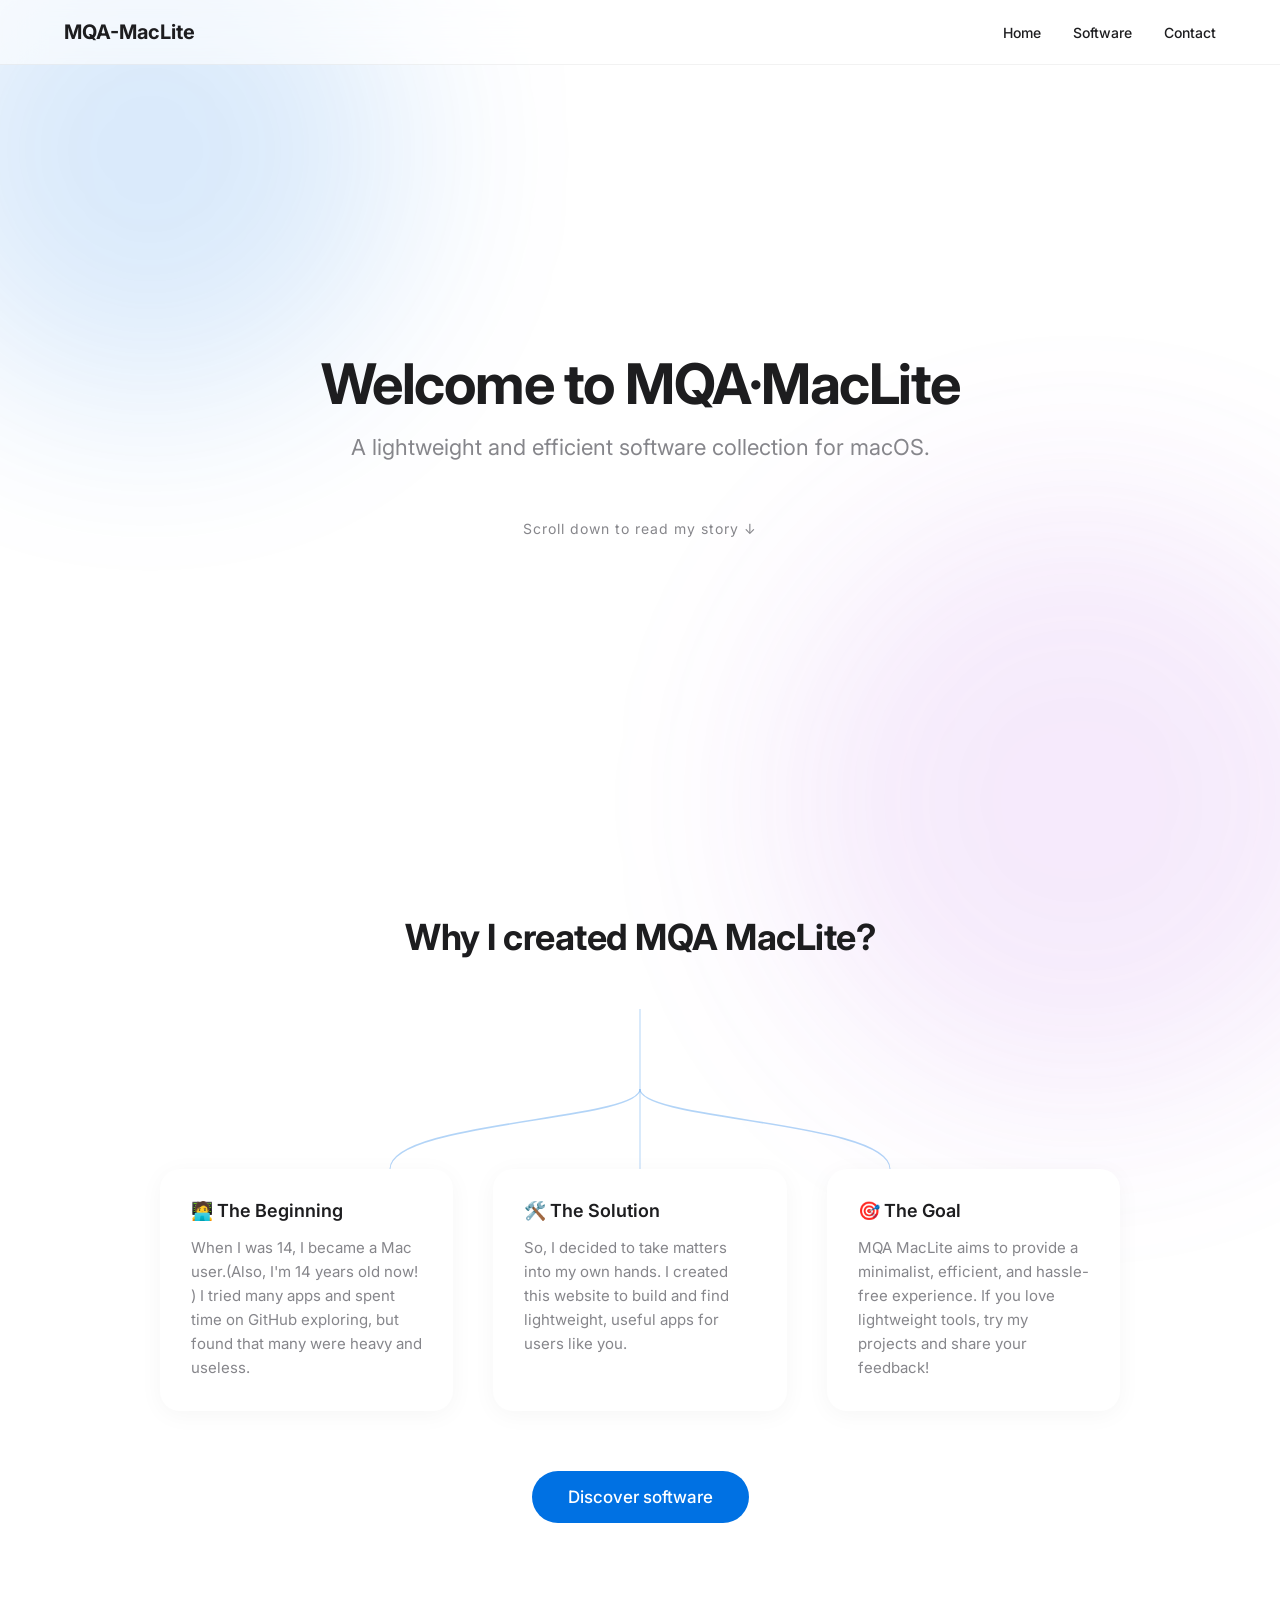
<file: index.html>
<!DOCTYPE html>
<html lang="en">
<head>
    <meta charset="UTF-8">
    <meta name="viewport" content="width=device-width, initial-scale=1.0">
    <title>MQA MacLite · Lightweight Mac Software</title>
    
    <!-- 引入 Inter 字体 -->
    <link rel="preconnect" href="https://fonts.googleapis.com">
    <link rel="preconnect" href="https://fonts.gstatic.com" crossorigin>
    <link href="https://fonts.googleapis.com/css2?family=Inter:wght@400;500;600;700&display=swap" rel="stylesheet">
    
    <!-- 引入 CSS -->
    <link rel="stylesheet" href="style.css">
</head>
<body>
    
    <!-- 动态背景光晕 -->
    <div class="bg-glow bg-glow-1"></div>
    <div class="bg-glow bg-glow-2"></div>

    <!-- 左右滑入的三角形 -->
    <div class="bg-triangle-left"></div>
    <div class="bg-triangle-right"></div>

    <!-- 鼠标跟随光晕 -->
    <div class="mouse-glow"></div>

    <!-- 顶部导航栏 -->
    <header class="navbar">
        <div class="logo">MQA-MacLite</div>
        <nav class="menu">
            <a href="index.html">Home</a>
            <a href="software.html">Software</a>
            <a href="contact.html">Contact</a>
        </nav>
    </header>

    <!-- 第一屏：欢迎区 -->
    <div class="hero-fullscreen">
        <h1 class="title">Welcome to MQA·MacLite</h1>
        <p class="subtitle">A lightweight and efficient software collection for macOS.</p>
        <div class="scroll-hint">Scroll down to read my story ↓</div>
    </div>

    <!-- 第二屏：故事区 -->
    <div class="about-section" id="software">
        <h2 class="about-title">Why I created MQA MacLite?</h2>
        
        <!-- SVG 画布 -->
        <div class="tree-container">
                        <svg class="tree-svg" viewBox="0 0 1000 100" preserveAspectRatio="none">
                <!-- 1. 顶端主干直线 -->
                <path class="tree-line" d="M 500 0 L 500 30" />

                <!-- 2. 中间直通分支 -->
                <path class="tree-line" d="M 500 30 L 500 100" />

                <!-- 3. 左侧树枝：起点下移到 50，等主干长到一半时，它从这里分叉 -->
                <path class="tree-line" d="M 500 50 C 500 70, 250 70, 250 100" />

                <!-- 4. 右侧树枝：起点同样下移到 50 -->
                <path class="tree-line" d="M 500 50 C 500 70, 750 70, 750 100" />
            </svg>
        </div>

        <!-- 三张卡片 -->
        <div class="timeline-container">
            <div class="card-wrapper">
                <div class="story-card">
                    <h3>🧑‍💻 The Beginning</h3>
                    <p>When I was 14, I became a Mac user.(Also, I'm 14 years old now! ) I tried many apps and spent time on GitHub exploring, but found that many were heavy and useless.</p>
                </div>
            </div>
            <div class="card-wrapper">
                <div class="story-card">
                    <h3>🛠️ The Solution</h3>
                    <p>So, I decided to take matters into my own hands. I created this website to build and find lightweight, useful apps for users like you.</p>
                </div>
            </div>
            <div class="card-wrapper">
                <div class="story-card">
                    <h3>🎯 The Goal</h3>
                    <p>MQA MacLite aims to provide a minimalist, efficient, and hassle-free experience. If you love lightweight tools, try my projects and share your feedback!</p>
                </div>
            </div>
        </div>

        <!-- 底部跳转按钮 -->
        <div class="btn-container">
            <a href="software.html" class="btn-primary">Discover software</a>
        </div>
    </div>

    <!-- 引入 JS -->
    <script src="script.js"></script>
</body>
</html>
</file>
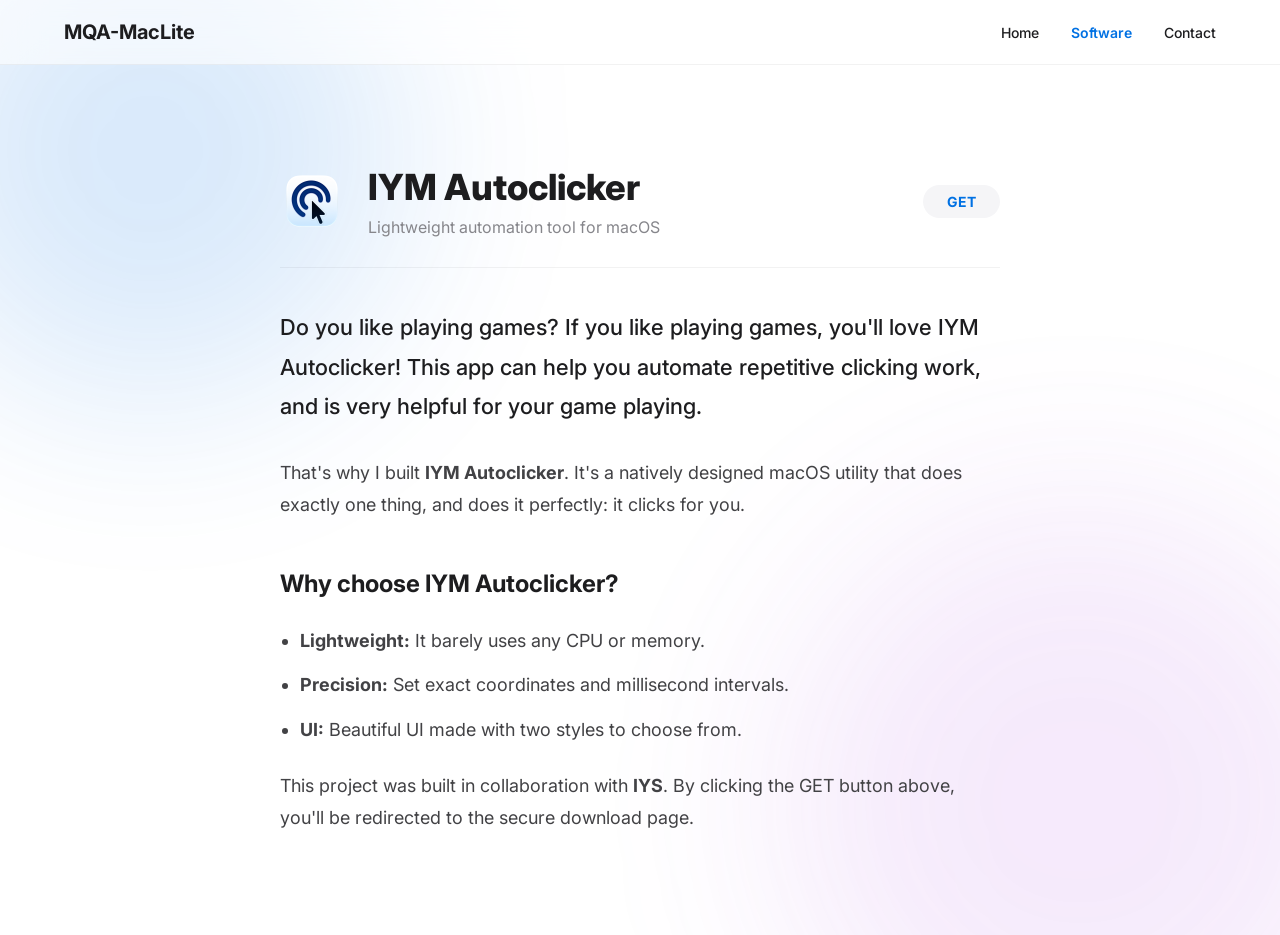
<file: autoclicker.html>
<!DOCTYPE html>
<html lang="en">
<head>
    <meta charset="UTF-8">
    <meta name="viewport" content="width=device-width, initial-scale=1.0">
    <title>IYM Autoclicker · MQA MacLite</title>
    
    <!-- 引入 Inter 字体 -->
    <link rel="preconnect" href="https://fonts.googleapis.com">
    <link rel="preconnect" href="https://fonts.gstatic.com" crossorigin>
    <link href="https://fonts.googleapis.com/css2?family=Inter:wght@400;500;600;700;800&display=swap" rel="stylesheet">
    
    <!-- 引入 CSS -->
    <link rel="stylesheet" href="style.css">
</head>
<body>
    
    <!-- 动态背景 -->
    <div class="bg-glow bg-glow-1"></div>
    <div class="bg-glow bg-glow-2"></div>
    <div class="mouse-glow"></div>

    <!-- 顶部导航栏 -->
    <header class="navbar">
        <div class="logo">MQA-MacLite</div>
        <nav class="menu">
            <a href="index.html">Home</a>
            <a href="software.html" style="color: #0071e3; font-weight: 600;">Software</a>
            <a href="contact.html">Contact</a>
        </nav>
    </header>

    <!-- 详情文章区 -->
    <main class="article-container">
        
        <!-- 文章头部：图标 + 标题 + GET 按钮 -->
        <div class="app-header">
            <div class="app-icon-wrapper" style="width: 100px; height: 100px; border-radius: 22px;">
                <img src="IYM-AutoClicker.png" alt="IYM Icon">
            </div>
            
            <div class="app-header-text">
                <h1>IYM Autoclicker</h1>
                <p class="app-subtitle">Lightweight automation tool for macOS</p>
            </div>
            
            <!-- 苹果风的 GET 按钮 -->
            <a href="IYM-AutoClicker.zip" class="app-btn get-btn-large" download>GET</a>
        </div>

        <!-- 文章正文区 -->
        <div class="article-content">
            <p class="lead">Do you like playing games? If you like playing games, you'll love IYM Autoclicker! This app can help you automate repetitive clicking work, and is very helpful for your game playing.</p>
            
            <p>That's why I built <strong>IYM Autoclicker</strong>. It's a natively designed macOS utility that does exactly one thing, and does it perfectly: it clicks for you.</p>

            <h2>Why choose IYM Autoclicker?</h2>
            <ul>
                <li><strong>Lightweight:</strong> It barely uses any CPU or memory.</li>
                <li><strong>Precision:</strong> Set exact coordinates and millisecond intervals.</li>
                <li><strong>UI:</strong> Beautiful UI made with two styles to choose from.</li>
            </ul>

            <p>This project was built in collaboration with <strong>IYS</strong>. By clicking the GET button above, you'll be redirected to the secure download page.</p>
        </div>

    </main>

    <!-- 引入 JS (为了触发背景动画) -->
    <script src="script.js"></script>
</body>
</html>
</file>
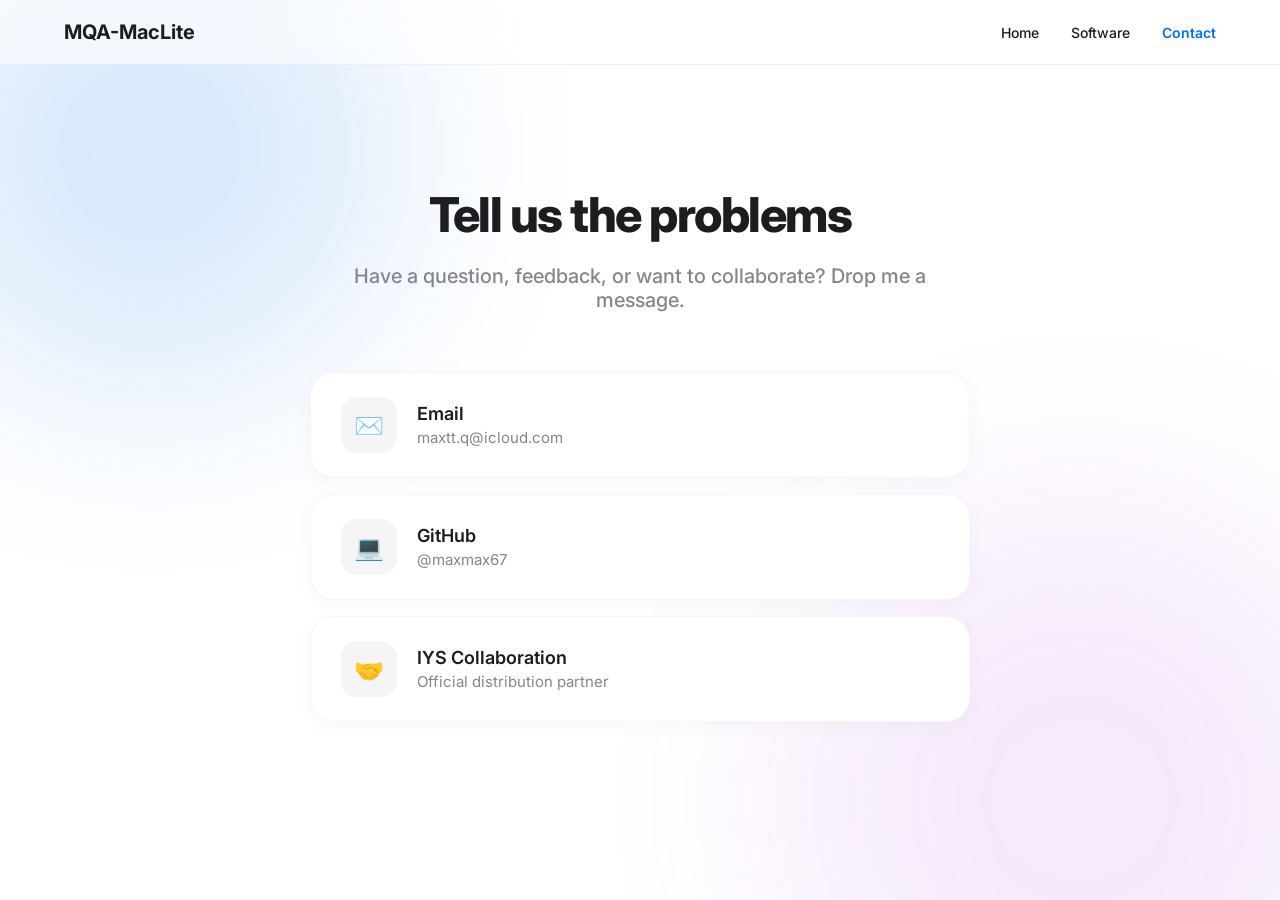
<file: contact.html>
<!DOCTYPE html>
<html lang="en">
<head>
    <meta charset="UTF-8">
    <meta name="viewport" content="width=device-width, initial-scale=1.0">
    <title>Contact · MQA MacLite</title>
    
    <!-- 引入 Inter 字体 -->
    <link rel="preconnect" href="https://fonts.googleapis.com">
    <link rel="preconnect" href="https://fonts.gstatic.com" crossorigin>
    <link href="https://fonts.googleapis.com/css2?family=Inter:wght@400;500;600;700;800&display=swap" rel="stylesheet">
    
    <!-- 引入 CSS -->
    <link rel="stylesheet" href="style.css">
</head>
<body>
    
    <!-- 动态背景光晕 -->
    <div class="bg-glow bg-glow-1"></div>
    <div class="bg-glow bg-glow-2"></div>
    <div class="bg-triangle-left"></div>
    <div class="bg-triangle-right"></div>
    <div class="mouse-glow"></div>

    <!-- 顶部导航栏 -->
    <header class="navbar">
        <div class="logo">MQA-MacLite</div>
        <nav class="menu">
            <a href="index.html">Home</a>
            <a href="software.html">Software</a>
            <a href="contact.html" style="color: #0071e3; font-weight: 600;">Contact</a>
        </nav>
    </header>

    <!-- 联系方式主体区 -->
    <main class="contact-container">
        <h1 class="contact-title">Tell us the problems</h1>
        <p class="contact-subtitle">Have a question, feedback, or want to collaborate? Drop me a message.</p>

        <div class="contact-links">
            <!-- 邮箱卡片 -->
            <a href="mailto:maxtt.q@icloud.com" class="contact-card">
                <div class="contact-icon">✉️</div>
                <div class="contact-info">
                    <h3>Email</h3>
                    <p>maxtt.q@icloud.com</p>
                </div>
            </a>

            <!-- GitHub 卡片 -->
            <a href="https://github.com/maxmax67" target="_blank" class="contact-card">
                <div class="contact-icon">💻</div>
                <div class="contact-info">
                    <h3>GitHub</h3>
                    <p>@maxmax67</p>
                </div>
            </a>

            <!-- IYS 合作方卡片（可选） -->
            <a href="#" class="contact-card">
                <div class="contact-icon">🤝</div>
                <div class="contact-info">
                    <h3>IYS Collaboration</h3>
                    <p>Official distribution partner</p>
                </div>
            </a>
        </div>
    </main>

    <!-- 引入 JS (用于触发背景特效) -->
    <script src="script.js"></script>
</body>
</html>
</file>
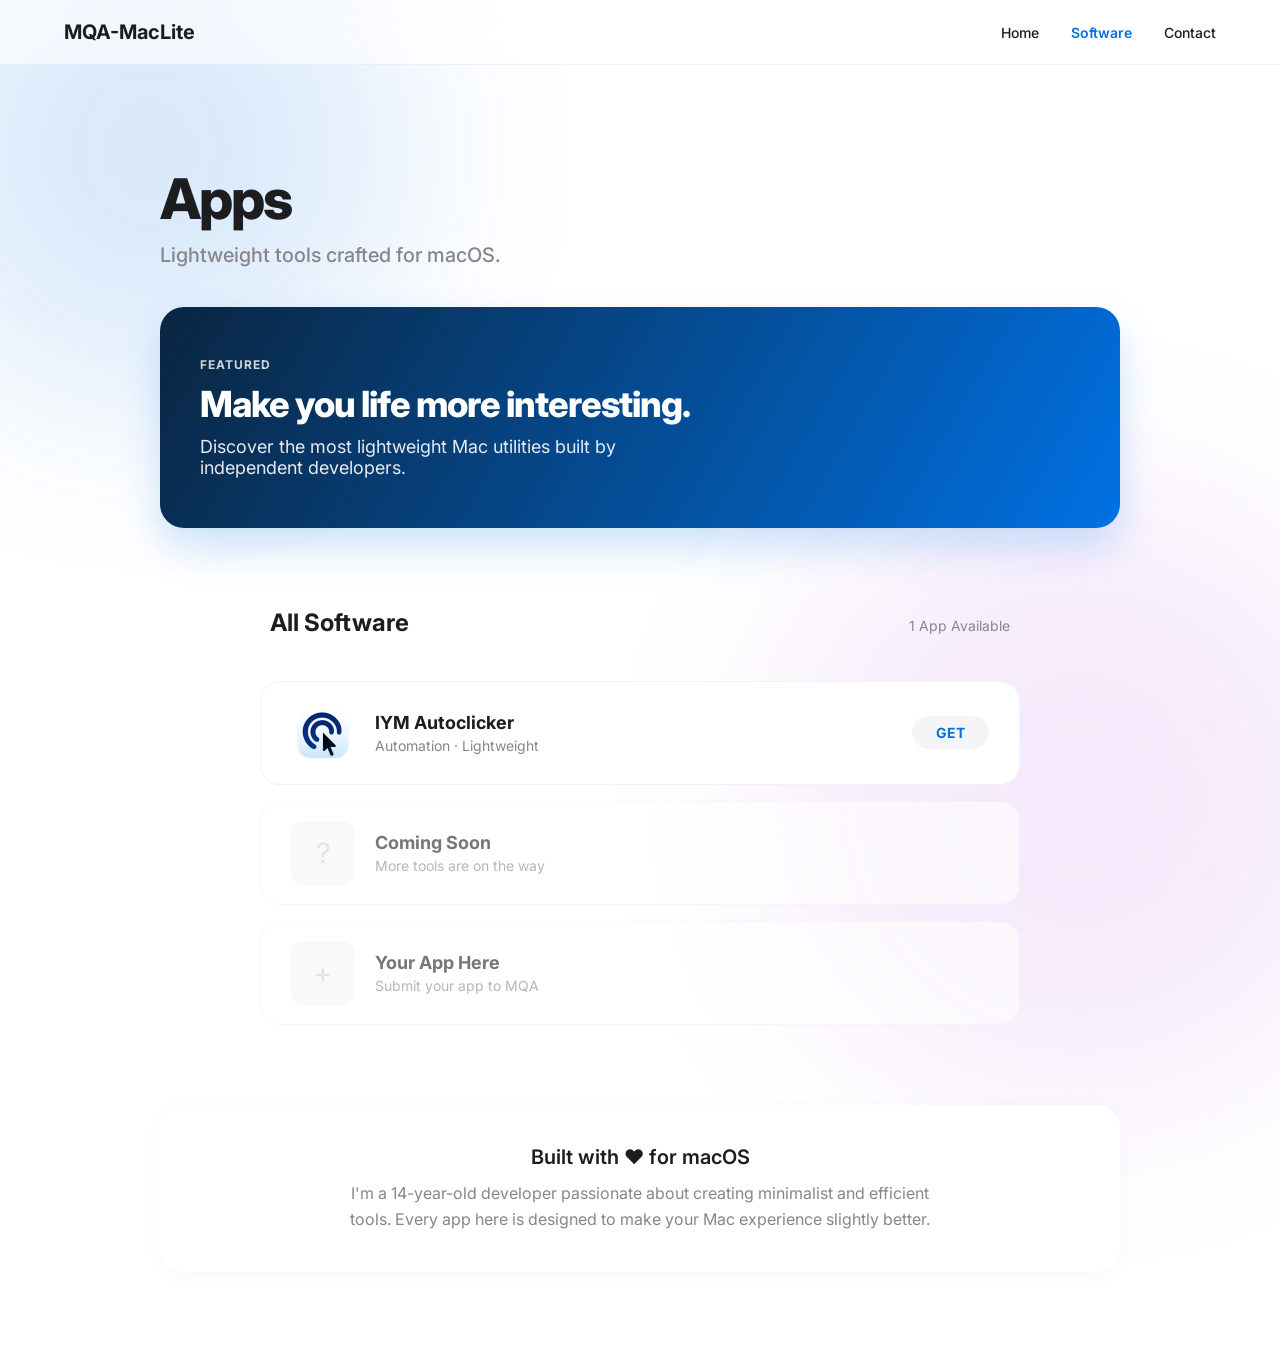
<file: software.html>
<!DOCTYPE html>
<html lang="en">
<head>
    <meta charset="UTF-8">
    <meta name="viewport" content="width=device-width, initial-scale=1.0">
    <title>Apps · MQA MacLite</title>
    
    <!-- 网页图标 -->
    <link rel="icon" type="image/png" href="IYM-AutoClicker.png">

    <!-- 引入 Inter 字体 -->
    <link rel="preconnect" href="https://fonts.googleapis.com">
    <link rel="preconnect" href="https://fonts.gstatic.com" crossorigin>
    <link href="https://fonts.googleapis.com/css2?family=Inter:wght@400;500;600;700;800&display=swap" rel="stylesheet">
    
    <!-- 引入 CSS -->
    <link rel="stylesheet" href="style.css">
</head>
<body>
    
    <!-- 动态背景光晕 -->
    <div class="bg-glow bg-glow-1"></div>
    <div class="bg-glow bg-glow-2"></div>

    <!-- 左右滑入的三角形 -->
    <div class="bg-triangle-left"></div>
    <div class="bg-triangle-right"></div>

    <!-- 鼠标跟随光晕 -->
    <div class="mouse-glow"></div>

    <!-- 顶部导航栏 -->
    <header class="navbar">
        <div class="logo">MQA-MacLite</div>
        <nav class="menu">
            <a href="index.html">Home</a>
            <a href="software.html" style="color: #0071e3; font-weight: 600;">Software</a>
            <a href="contact.html">Contact</a>
        </nav>
    </header>

    <!-- App Store 风格的主体 -->
    <main class="app-store-container">
        
        <!-- 顶部大标题 -->
        <div class="store-header">
            <h1 class="store-title">Apps</h1>
            <p class="store-subtitle">Lightweight tools crafted for macOS.</p>
        </div>

        <!-- 精选横幅 (Banner) -->
        <div class="featured-banner">
            <div class="banner-content">
                <span class="banner-tag">FEATURED</span>
                <h2>Make you life more interesting.</h2>
                <p>Discover the most lightweight Mac utilities built by independent developers.</p>
            </div>
        </div>

        <!-- 软件列表区 -->
        <div class="section-header-row">
            <h2 class="section-title">All Software</h2>
            <span class="app-count">1 App Available</span>
        </div>

        <div class="app-grid">
            
            <!-- 第一张卡片（真实应用） -->
            <div class="app-card">
                <!-- 左侧链接区（包含图标和文字） -->
                <a href="autoclicker.html" class="app-card-link">
                    <div class="app-icon-wrapper">
                        <img src="IYM-AutoClicker.png" alt="IYM Icon">
                    </div>
                    <div class="app-info">
                        <h3>IYM Autoclicker</h3>
                        <p>Automation · Lightweight</p>
                    </div>
                </a>
                <!-- 右侧 GET 按钮 -->
                <a href="IYM-AutoClicker.zip" class="app-btn" download>GET</a>
            </div>

            <!-- 第二张占位卡片 -->
            <div class="app-card placeholder-card">
                <div class="app-card-link">
                    <div class="app-icon-wrapper" style="background: #f5f5f7; display: flex; align-items: center; justify-content: center; font-size: 28px; color: #d1d1d6;">
                        <span>?</span>
                    </div>
                    <div class="app-info">
                        <h3>Coming Soon</h3>
                        <p>More tools are on the way</p>
                    </div>
                </div>
            </div>

            <!-- 第三张占位卡片 -->
            <div class="app-card placeholder-card">
                <div class="app-card-link">
                    <div class="app-icon-wrapper" style="background: #f5f5f7; display: flex; align-items: center; justify-content: center; font-size: 28px; color: #d1d1d6;">
                        <span>+</span>
                    </div>
                    <div class="app-info">
                        <h3>Your App Here</h3>
                        <p>Submit your app to MQA</p>
                    </div>
                </div>
            </div>

        </div>

        <!-- 底部开发者寄语 -->
        <div class="developer-note">
            <h3>Built with ❤️ for macOS</h3>
            <p>I'm a 14-year-old developer passionate about creating minimalist and efficient tools. Every app here is designed to make your Mac experience slightly better.</p>
        </div>

    </main>

    <!-- 引入 JS (用于触发背景特效) -->
    <script src="script.js"></script>
</body>
</html>
</file>
<file: style.css>
/* ===== 1. 基础全局设置 ===== */
* {
    box-sizing: border-box;
}

body {
    font-family: 'Inter', -apple-system, BlinkMacSystemFont, "PingFang SC", sans-serif;
    margin: 0;
    padding: 0;
    background-color: #f5f5f7;
    color: #1d1d1f;
    scroll-behavior: smooth;
}

/* ===== 顶部导航栏（毛玻璃版） ===== */
.navbar {
    display: flex;
    justify-content: space-between;
    align-items: center;
    padding: 20px 5%;
    
    /* 1. 半透明背景：用 rgba，0.6 代表 60% 的不透明度 */
    background-color: rgba(255, 255, 255, 0.6) !important; 
    
    /* 2. 毛玻璃核心：把导航栏背后的画面模糊掉 */
    backdrop-filter: blur(20px) !important;
    -webkit-backdrop-filter: blur(20px) !important; /* 兼容 Safari */
    
    /* 3. 底部极细的微光边框，增加立体感 */
    border-bottom: 1px solid rgba(0, 0, 0, 0.05) !important;
    
    /* 4. 吸附在顶部 */
    position: sticky;
    top: 0;
    z-index: 100;
}

.logo {
    font-size: 20px;
    font-weight: 700;
}

.menu {
    display: flex;
    gap: 32px;
}

.menu a {
    text-decoration: none;
    color: #1d1d1f;
    font-size: 14px;
    font-weight: 500;
    transition: color 0.2s ease;
}

.menu a:hover {
    color: #0071e3;
}

/* ===== 3. 第一屏：全屏欢迎区 ===== */
.hero-fullscreen {
    height: 80vh;
    display: flex;
    flex-direction: column;
    justify-content: center;
    align-items: center;
    text-align: center;
    padding: 0 20px;
}

.title {
    font-size: 56px;
    font-weight: 700;
    margin-bottom: 16px;
    letter-spacing: -1.5px;
}

.subtitle {
    font-size: 22px;
    color: #86868b;
    margin: 0;
}

.scroll-hint {
    margin-top: 60px;
    font-size: 14px;
    color: #86868b;
    letter-spacing: 1px;
    animation: bounce 2s infinite;
}

@keyframes bounce {
    0%, 20%, 50%, 80%, 100% { transform: translateY(0); }
    40% { transform: translateY(-10px); }
    60% { transform: translateY(-5px); }
}

/* ===== 4. 第二屏：故事区 ===== */
.about-section {
    background-color: #ffffff;
    padding: 100px 20px;
    text-align: center;
}

.about-title {
    font-size: 36px;
    font-weight: 700;
    margin-bottom: 50px;
    letter-spacing: -0.5px;
}

/* 画布容器拉高，容纳上下两截线 */
.tree-container {
    width: 100%;
    max-width: 1000px;
    margin: 0 auto;
    height: 240px; 
    position: relative;
}

.tree-svg {
    width: 100%;
    height: 100%;
    display: block;
}

.tree-container {
    width: 100%;
    max-width: 1000px;
    margin: 0 auto;
    height: 160px; /* 改成 160px */
    position: relative;
}


.tree-svg {
    width: 100%;
    height: 100%;
    display: block;
}

.tree-line {
    fill: none;
    /* 加上这句过渡，让线的生长稍微滞后一点点，更有质感 */
    transition: stroke-dashoffset 0.3s ease-out, stroke 0.5s; 
    /* ... 其他代码保留 ... */
}

/* 浅色的辅助线 */
.tree-line.faint {
    stroke: rgba(0, 113, 227, 0.1); 
    stroke-width: 1px;
}

/* 当 JS 触发时的状态：变亮并发光 */
.tree-line.active {
    stroke: #0071e3; /* 高亮苹果蓝 */
    stroke-dashoffset: 0;
    filter: drop-shadow(0 0 6px rgba(0, 113, 227, 0.6)); /* 蓝色霓虹发光 */
}

.tree-line.faint.active {
    stroke: rgba(0, 113, 227, 0.5); /* 辅助线稍微暗一点 */
    filter: none; /* 辅助线不发光，拉开层次 */
}

/* 中间那个带毛玻璃质感的节点 */
.center-node {
    position: absolute;
    top: 50%;
    left: 50%;
    transform: translate(-50%, -50%);
    background: rgba(255, 255, 255, 0.8); /* 半透明白底 */
    backdrop-filter: blur(10px); /* 毛玻璃 */
    border: 1px solid rgba(0, 113, 227, 0.3);
    box-shadow: 0 8px 30px rgba(0, 113, 227, 0.15), 0 0 20px rgba(0, 113, 227, 0.1); /* 外发光和弥散阴影 */
    padding: 10px 24px;
    border-radius: 99px;
    color: #0071e3; 
    font-weight: 600;
    display: flex;
    align-items: center;
    gap: 8px;
    font-size: 16px;
    z-index: 10;
    letter-spacing: 0.5px;
}

/* ===== 6. 卡片区 ===== */
.timeline-container {
    display: flex;
    justify-content: space-between;
    max-width: 1000px;
    margin: 0 auto;
}

.story-card {
    flex: 1;
    margin: 0 10px;
    background-color: #f5f5f7;
    padding: 30px;
    border-radius: 20px;
    text-align: left;
    transition: all 0.4s ease;
    border: 1px solid transparent;
}

.story-card:hover {
    transform: translateY(-8px);
    background-color: #ffffff;
    box-shadow: 0 20px 40px rgba(0, 0, 0, 0.08);
    border-color: rgba(0, 113, 227, 0.1);
}

.story-card h3 {
    font-size: 18px;
    font-weight: 600;
    margin-top: 0;
    margin-bottom: 12px;
    color: #1d1d1f;
}

.story-card p {
    font-size: 15px;
    color: #86868b;
    line-height: 1.6;
    margin-bottom: 0;
}

/* ===== 7. 底部按钮 ===== */
.btn-container {
    text-align: center;
    margin-top: 60px;
}

.btn-primary {
    display: inline-block;
    background-color: #0071e3;
    color: #ffffff;
    padding: 16px 36px;
    border-radius: 99px;
    text-decoration: none;
    font-size: 17px;
    font-weight: 500;
    transition: all 0.3s ease;
}

.btn-primary:hover {
    background-color: #0077ed;
    transform: translateY(-2px);
    box-shadow: 0 10px 20px rgba(0, 113, 227, 0.2);
}

/* 响应式适配 */
@media (max-width: 768px) {
    .tree-container { display: none; }
    .timeline-container { flex-direction: column; }
    .story-card { margin: 10px 0; width: 100%; max-width: 400px; margin-left: auto; margin-right: auto; }
}

/* ===== 修复光晕背景 ===== */
body {
    position: relative;
    overflow-x: hidden;
    background-color: #ffffff !important; /* 强制背景为白 */
}

/* 确保光晕固定在背景上 */
.bg-glow {
    position: fixed; /* 用 fixed 让光晕固定在屏幕上，滑动时不会跑 */
    border-radius: 50%;
    filter: blur(100px);
    opacity: 0.6;
    z-index: -10; /* 放到最底层 */
    pointer-events: none; 
}

.bg-glow-1 {
    width: 500px;
    height: 500px;
    background: rgba(0, 113, 227, 0.25); /* 苹果蓝 */
    top: -100px;
    left: -100px;
    animation: drift-1 15s infinite alternate ease-in-out;
}

.bg-glow-2 {
    width: 600px;
    height: 600px;
    background: rgba(175, 82, 222, 0.2); /* 苹果紫 */
    bottom: -200px;
    right: -100px;
    animation: drift-2 18s infinite alternate ease-in-out;
}

@keyframes drift-1 {
    0% { transform: translate(0, 0) scale(1); }
    100% { transform: translate(150px, 150px) scale(1.1); }
}

@keyframes drift-2 {
    0% { transform: translate(0, 0) scale(1); }
    100% { transform: translate(-150px, -100px) scale(1.2); }
}

/* ===== 修复卡片区背景（这是遮住光晕的元凶！） ===== */
/* 把原本的纯白背景去掉，改成透明 */
.about-section {
    background-color: transparent !important; 
}
/* ===== 右下角动态直角三角形 ===== */
.bg-triangle {
    position: fixed;
    bottom: 0;
    right: 0;
    /* 用 CSS clip-path 裁切出一个直角三角形 */
    clip-path: polygon(100% 0, 100% 100%, 0 100%);
    width: 45vw; /* 占屏幕宽度的 45% */
    height: 45vw;
    max-width: 600px;
    max-height: 600px;
    
    /* 高级的半透明渐变（苹果蓝过渡到透明） */
    background: linear-gradient(135deg, rgba(0, 113, 227, 0.15), rgba(0, 113, 227, 0.02));
    
    z-index: -5; /* 放在底层，光晕上面，内容下面 */
    pointer-events: none;
    
    /* 初始状态：向屏幕外偏移，为动画做准备 */
    transform: translate(100%, 100%);
    transition: transform 1.2s cubic-bezier(0.2, 0.8, 0.2, 1);
}

/* 当 JS 监听到滑动，或者页面加载时加上这个 class，三角形就滑进来了 */
.bg-triangle.active {
    transform: translate(0, 0);
}

/* 加一点微弱的网格线条，更有科技感 */
.bg-triangle::after {
    content: "";
    position: absolute;
    top: 0; left: 0; width: 100%; height: 100%;
    background-image: linear-gradient(rgba(255,255,255,0.1) 1px, transparent 1px),
                      linear-gradient(90deg, rgba(255,255,255,0.1) 1px, transparent 1px);
    background-size: 20px 20px;
    opacity: 0.5;
}
/* ===== App Store 页面专属样式 ===== */
.app-store-container {
    max-width: 1000px;
    margin: 100px auto;
    padding: 0 20px;
    position: relative;
    z-index: 10;
}

.store-header {
    margin-bottom: 40px;
    text-align: left;
}

/* 超大、极粗的标题，苹果风 */
.store-title {
    font-size: 56px;
    font-weight: 800;
    letter-spacing: -2px;
    margin: 0 0 10px 0;
    color: #1d1d1f;
}

.store-subtitle {
    font-size: 20px;
    color: #86868b;
    margin: 0;
    font-weight: 500;
}



/* 专门给详情页用的超大号 GET 按钮 */
.get-btn-large {
    font-size: 16px;
    padding: 10px 28px;
    font-weight: 700;
    background: #0071e3;
    color: white;
}

.get-btn-large:hover {
    background: #0077ed;
}

/* 正文排版 */
.article-content {
    font-size: 18px;
    line-height: 1.8;
    color: #424245;
}

.article-content p {
    margin-bottom: 24px;
}

.article-content .lead {
    font-size: 22px;
    font-weight: 500;
    color: #1d1d1f;
    margin-bottom: 30px;
}

.article-content h2 {
    font-size: 24px;
    font-weight: 700;
    color: #1d1d1f;
    margin: 40px 0 20px 0;
}

.article-content ul {
    margin-bottom: 24px;
    padding-left: 20px;
}

.article-content li {
    margin-bottom: 12px;
}
/* 鼠标跟随光晕 */
.mouse-glow {
    position: fixed;
    top: 0;
    left: 0;
    width: 600px;
    height: 600px;
    border-radius: 50%;
    background: radial-gradient(circle, rgba(0, 113, 227, 0.05) 0%, rgba(0, 113, 227, 0) 70%);
    pointer-events: none; /* 防止挡住鼠标点击 */
    z-index: -4; /* 在背景光晕之上，内容之下 */
    transform: translate(-50%, -50%); /* 让光晕中心对准鼠标 */
    transition: opacity 0.3s ease;
    opacity: 0; /* 默认隐藏 */
}
/* 给卡片所在的父容器加上 3D 透视，仿佛我们在看着它 */
.timeline-container {
    perspective: 1000px;
}

/* 卡片基础过渡，让变化丝滑 */
.story-card {
    transition: transform 0.1s ease, box-shadow 0.5s ease;
    /* 保持原来的其他样式 */
}

/* 当鼠标放上去时，加一点浮空阴影 */
.story-card:hover {
    box-shadow: 0 20px 40px rgba(0, 0, 0, 0.1);
}
/* 隐形外衣：负责占位和接收鼠标事件 */
.card-wrapper {
    flex: 1; 
    margin: 0 10px;
    display: flex; 
    perspective: 1000px; 
}

/* 卡片本体：去掉 margin */
.story-card {
    flex: 1;
    background-color: #ffffff; 
    padding: 30px;
    border-radius: 20px;
    box-shadow: 0 4px 24px rgba(0, 0, 0, 0.04); /* 恢复基础的浅阴影 */
    /* 你的其他样式保留... */
}

/* 强行固定背景光晕 */
.bg-glow {
    position: fixed;
    border-radius: 50%;
    filter: blur(100px);
    opacity: 0.6;
    z-index: -10;
    pointer-events: none;
}


/* 右侧三角形 */
.bg-triangle-right {
    position: fixed;
    bottom: 0;
    right: 0;
    clip-path: polygon(100% 0, 100% 100%, 0 100%);
    width: 40vw;
    height: 40vw;
    max-width: 600px;
    max-height: 600px;
    background: linear-gradient(135deg, rgba(0, 113, 227, 0.12), rgba(0, 113, 227, 0.02));
    z-index: -5;
    pointer-events: none;
    /* 恢复初始状态：藏在屏幕外面 */
    transform: translate(100%, 100%);
    transition: transform 1.5s cubic-bezier(0.2, 0.8, 0.2, 1);
}

/* 当 JS 加上 active 类名时，滑入屏幕 */
.bg-triangle-right.active {
    transform: translate(0, 0);
}

/* ========================================= */

/* 左侧三角形（顺便把左边的也一起检查替换） */
.bg-triangle-left {
    position: fixed;
    top: 0;
    left: 0;
    clip-path: polygon(0 0, 100% 0, 0 100%);
    width: 35vw;
    height: 35vw;
    max-width: 500px;
    max-height: 500px;
    background: linear-gradient(135deg, rgba(175, 82, 222, 0.1), rgba(175, 82, 222, 0.01));
    z-index: -5;
    pointer-events: none;
    /* 恢复初始状态：藏在屏幕外面 */
    transform: translate(-100%, -100%);
    transition: transform 1.5s cubic-bezier(0.2, 0.8, 0.2, 1);
}

/* 当 JS 加上 active 类名时，滑入屏幕 */
.bg-triangle-left.active {
    transform: translate(0, 0);
}
/* ===== Contact 页面专属样式 ===== */
.contact-container {
    max-width: 700px;
    margin: 120px auto;
    padding: 0 20px;
    text-align: center;
    position: relative;
    z-index: 10;
}

.contact-title {
    font-size: 48px;
    font-weight: 800;
    letter-spacing: -1.5px;
    color: #1d1d1f;
    margin-bottom: 16px;
}

.contact-subtitle {
    font-size: 20px;
    color: #86868b;
    margin-bottom: 60px;
    font-weight: 500;
}

/* 联系方式列表 */
.contact-links {
    display: flex;
    flex-direction: column;
    gap: 16px;
}

/* 仿 App Store 的横版交互卡片 */
.contact-card {
    display: flex;
    align-items: center;
    background: #ffffff;
    padding: 24px 30px;
    border-radius: 24px;
    text-decoration: none;
    color: inherit;
    box-shadow: 0 4px 20px rgba(0, 0, 0, 0.03);
    border: 1px solid rgba(0, 0, 0, 0.04);
    transition: transform 0.3s ease, box-shadow 0.3s ease;
}

.contact-card:hover {
    transform: translateY(-4px) scale(1.01);
    box-shadow: 0 15px 30px rgba(0, 0, 0, 0.08);
    border-color: rgba(0, 113, 227, 0.2);
}

/* 左侧图标 */
.contact-icon {
    width: 56px;
    height: 56px;
    border-radius: 16px;
    background: #f5f5f7;
    display: flex;
    align-items: center;
    justify-content: center;
    font-size: 24px;
    flex-shrink: 0;
}

/* 右侧文字 */
.contact-info {
    margin-left: 20px;
    text-align: left;
}

.contact-info h3 {
    font-size: 18px;
    font-weight: 600;
    margin: 0 0 4px 0;
    color: #1d1d1f;
}

.contact-info p {
    font-size: 15px;
    color: #86868b;
    margin: 0;
}
/* ===== Software 页面充实感补充 ===== */

/* 分类胶囊 */
.category-pills {
    display: flex;
    gap: 12px;
    margin-bottom: 40px;
    overflow-x: auto;
}

.pill {
    padding: 8px 16px;
    border-radius: 99px;
    background: rgba(255, 255, 255, 0.5);
    border: 1px solid rgba(0,0,0,0.05);
    font-size: 14px;
    font-weight: 500;
    color: #1d1d1f;
    cursor: pointer;
    transition: background 0.2s;
}

.pill.active {
    background: #0071e3;
    color: white;
    border-color: #0071e3;
}

/* 精选横幅 (Banner) */
.featured-banner {
    background: linear-gradient(120deg, #0a2540, #0071e3);
    border-radius: 24px;
    padding: 50px 40px;
    color: white;
    margin-bottom: 60px;
    box-shadow: 0 20px 40px rgba(0, 113, 227, 0.2);
    position: relative;
    overflow: hidden;
}

.banner-tag {
    font-size: 12px;
    font-weight: 700;
    letter-spacing: 1px;
    opacity: 0.8;
    margin-bottom: 10px;
    display: block;
}

.featured-banner h2 {
    font-size: 36px;
    font-weight: 800;
    margin: 0 0 10px 0;
    letter-spacing: -1px;
}

.featured-banner p {
    font-size: 18px;
    opacity: 0.9;
    margin: 0;
    max-width: 500px;
}

/* 网格分栏标题 */
.section-title {
    font-size: 24px;
    font-weight: 700;
    margin-bottom: 24px;
    color: #1d1d1f;
}

/* 调整网格为三列，看起来更满 */
.app-grid {
    display: grid;
    grid-template-columns: repeat(auto-fill, minmax(300px, 1fr));
    gap: 20px;
}

/* 底部开发者寄语 */
.developer-note {
    margin-top: 80px;
    padding: 40px;
    background: #ffffff;
    border-radius: 24px;
    text-align: center;
    box-shadow: 0 4px 20px rgba(0,0,0,0.03);
}

.developer-note h3 {
    font-size: 20px;
    font-weight: 600;
    margin-top: 0;
    margin-bottom: 12px;
}

.developer-note p {
    color: #86868b;
    font-size: 16px;
    line-height: 1.6;
    max-width: 600px;
    margin: 0 auto;
}

/* ===== 锁定软件列表的绝对排版 ===== */
.app-grid {
    display: flex !important;
    flex-direction: column !important;
    gap: 16px !important;
    max-width: 760px !important;
    margin-top: 40px !important;
}

/* 卡片本体：绝对横向展开，没有阴影 */
.app-card {
    display: flex !important;
    flex-direction: row !important;
    align-items: center !important;
    justify-content: space-between !important;
    background: #ffffff !important;
    height: 104px !important; /* 强制统一高度 */
    padding: 0 30px !important;
    border-radius: 20px !important;
    box-shadow: none !important; /* 彻底干掉阴影 */
    border: 1px solid rgba(0, 0, 0, 0.05) !important; /* 只用细边框 */
}

/* 左侧链接：图标 + 文字 */
.app-card-link {
    display: flex !important;
    align-items: center !important;
    text-decoration: none !important;
    color: inherit !important;
    flex-grow: 1 !important;
}

/* 图标固定大小 */
.app-icon-wrapper {
    width: 64px !important;
    height: 64px !important;
    border-radius: 14px !important;
    overflow: hidden !important;
    flex-shrink: 0 !important;
    box-shadow: none !important;
}

/* 文字固定左对齐 */
.app-info {
    margin-left: 20px !important;
    text-align: left !important;
}

.app-info h3 {
    font-size: 18px !important;
    font-weight: 700 !important;
    margin: 0 0 4px 0 !important;
    color: #1d1d1f !important;
}

.app-info p {
    font-size: 14px !important;
    color: #86868b !important;
    margin: 0 !important;
}

/* GET 按钮固定右侧 */
.app-btn {
    background: #f5f5f7 !important;
    color: #0071e3 !important;
    font-size: 14px !important;
    font-weight: 700 !important;
    padding: 8px 24px !important;
    border-radius: 99px !important;
    text-decoration: none !important;
    flex-shrink: 0 !important;
    margin-left: 20px !important; /* 和文字拉开距离 */
}

/* ===== 护体真言：强制居中与排版修复 ===== */
.article-container {
    max-width: 760px !important;
    margin: 100px auto !important;
    padding: 0 20px !important;
    position: relative;
    z-index: 10;
}

/* 详情页头部排版 */
.app-header {
    display: flex !important;
    align-items: center !important;
    margin-bottom: 40px !important;
    padding-bottom: 30px !important;
    border-bottom: 1px solid rgba(0,0,0,0.05) !important;
}

.app-header-text {
    flex-grow: 1 !important;
    margin-left: 24px !important;
}

.app-header-text h1 {
    font-size: 36px !important;
    font-weight: 800 !important;
    margin: 0 0 8px 0 !important;
}

.app-subtitle {
    color: #86868b !important;
    font-size: 16px !important;
    margin: 0 !important;
}

/* 详情页大号 GET 按钮 */
.get-btn-large {
    background: #0071e3 !important;
    color: white !important;
    padding: 10px 28px !important;
    font-size: 16px !important;
}

/* 列表页的排版锁死（刚才的代码我也整合进来了） */
.app-grid {
    display: flex !important;
    flex-direction: column !important;
    gap: 16px !important;
    max-width: 760px !important;
    margin: 40px auto !important;
}

.app-card {
    display: flex !important;
    flex-direction: row !important;
    align-items: center !important;
    justify-content: space-between !important;
    background: #ffffff !important;
    height: 104px !important;
    padding: 0 30px !important;
    border-radius: 20px !important;
    box-shadow: none !important;
    border: 1px solid rgba(0, 0, 0, 0.05) !important;
}

.app-card-link {
    display: flex !important;
    align-items: center !important;
    text-decoration: none !important;
    color: inherit !important;
    flex-grow: 1 !important;
}

.app-icon-wrapper {
    width: 64px !important;
    height: 64px !important;
    border-radius: 14px !important;
    overflow: hidden !important;
    flex-shrink: 0 !important;
}

.app-info {
    margin-left: 20px !important;
    text-align: left !important;
}

.app-info h3 { margin: 0 0 4px 0 !important; font-size: 18px !important; font-weight: 700 !important;}
.app-info p { margin: 0 !important; font-size: 14px !important; color: #86868b !important;}

.app-btn {
    background: #f5f5f7 !important;
    color: #0071e3 !important;
    font-size: 14px !important;
    font-weight: 700 !important;
    padding: 8px 24px !important;
    border-radius: 99px !important;
    text-decoration: none !important;
    flex-shrink: 0 !important;
}

/* ===== 彻底锁定长条卡片排版 ===== */

/* 顶部两个标题对齐 */
.section-header-row {
    display: flex !important;
    justify-content: space-between !important;
    align-items: baseline !important;
    max-width: 760px !important;
    margin: 40px auto 20px auto !important;
    padding: 0 10px !important;
}

.app-count {
    font-size: 14px !important;
    color: #86868b !important;
}

/* 网格：单列排布，居中 */
.app-grid {
    display: flex !important;
    flex-direction: column !important;
    gap: 16px !important;
    max-width: 760px !important;
    margin: 0 auto !important; /* 强制水平居中 */
}

/* 卡片本体 */
.app-card {
    display: flex !important;
    flex-direction: row !important;
    align-items: center !important;
    justify-content: space-between !important;
    background: #ffffff !important;
    height: 104px !important;
    padding: 0 30px !important;
    border-radius: 20px !important;
    box-shadow: none !important;
    border: 1px solid rgba(0, 0, 0, 0.05) !important;
}

/* 左侧链接区 */
.app-card-link {
    display: flex !important;
    align-items: center !important;
    text-decoration: none !important;
    color: inherit !important;
    flex-grow: 1 !important;
}

/* 图标防变形 */
.app-icon-wrapper {
    width: 64px !important;
    height: 64px !important;
    border-radius: 14px !important;
    overflow: hidden !important;
    flex-shrink: 0 !important;
}

.app-icon-wrapper img {
    width: 100% !important;
    height: 100% !important;
    object-fit: cover !important;
}

/* 文字防挤压 */
.app-info {
    margin-left: 20px !important;
    text-align: left !important;
}

.app-info h3 { margin: 0 0 4px 0 !important; font-size: 18px !important; font-weight: 700 !important; color: #1d1d1f !important;}
.app-info p { margin: 0 !important; font-size: 14px !important; color: #86868b !important;}

/* GET 按钮防变形 */
.app-btn {
    background: #f5f5f7 !important;
    color: #0071e3 !important;
    font-size: 14px !important;
    font-weight: 700 !important;
    padding: 8px 24px !important;
    border-radius: 99px !important;
    text-decoration: none !important;
    flex-shrink: 0 !important;
}

.placeholder-card {
    opacity: 0.6; /* 让占位卡片稍微变淡，突出你真正的软件 */
    transition: opacity 0.3s ease;
}

.placeholder-card:hover {
    opacity: 1; /* 鼠标放上去时恢复完全清晰 */
}
</file>
